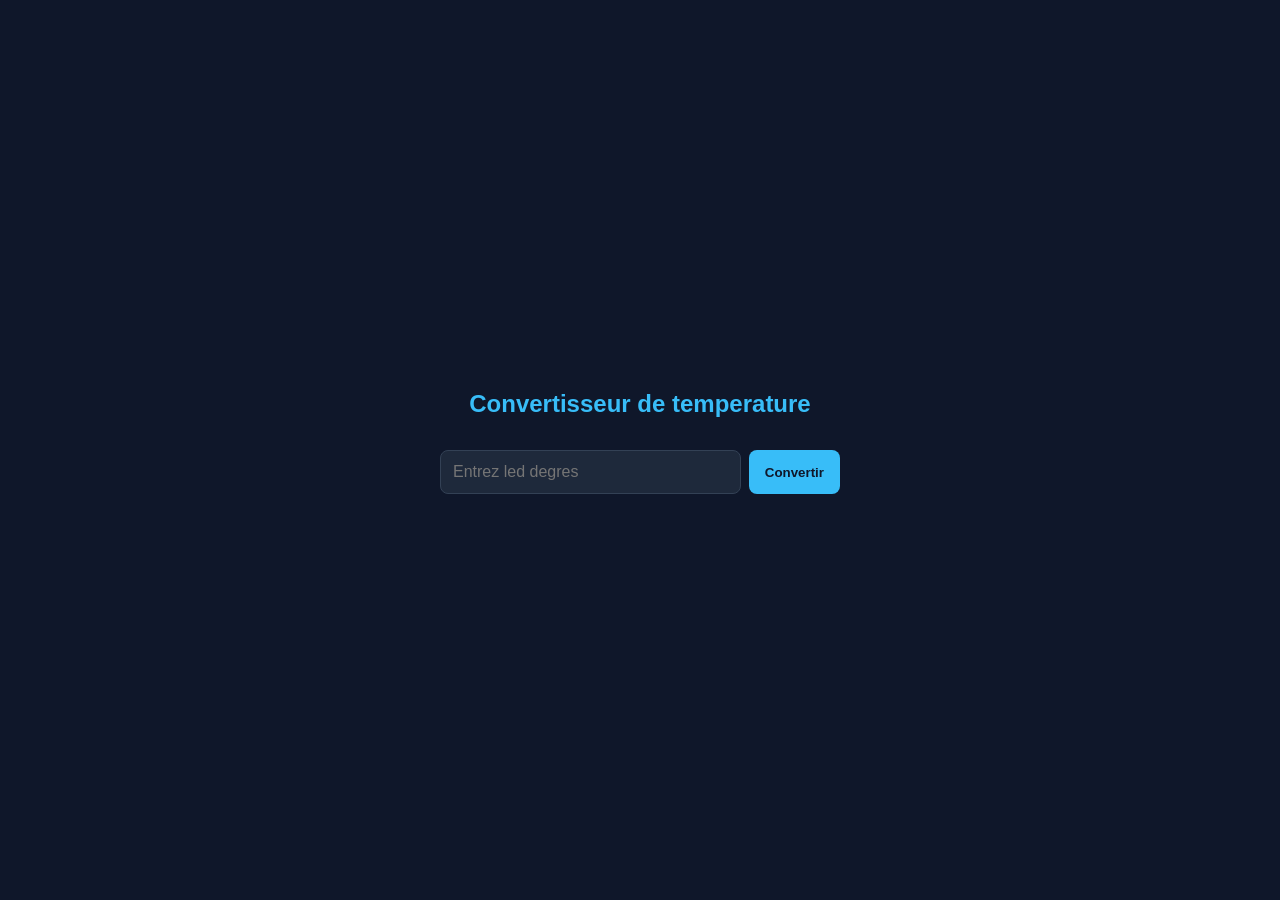
<file: calculatrice-temp/index.html>
<!DOCTYPE html>
<html lang="en">
<head>
    <meta charset="UTF-8">
    <meta name="viewport" content="width=device-width, initial-scale=1.0">
    <title>Convertisseur de température</title>
    <link rel="stylesheet" href="style.css">
</head>
<body>

    <div class="app">
        <h1>Convertisseur de temperature</h1>

        <div class="input-group">
            <input type="number" id="celsius-input" placeholder="Entrez led degres">
            <button id="convert-btn">Convertir</button>
        </div>

        <div id="result" class="result hidden">
            <p id="result"></p>
        </div>
    </div>
    
    <script src="script.js"></script>
</body>
</html>
</file>
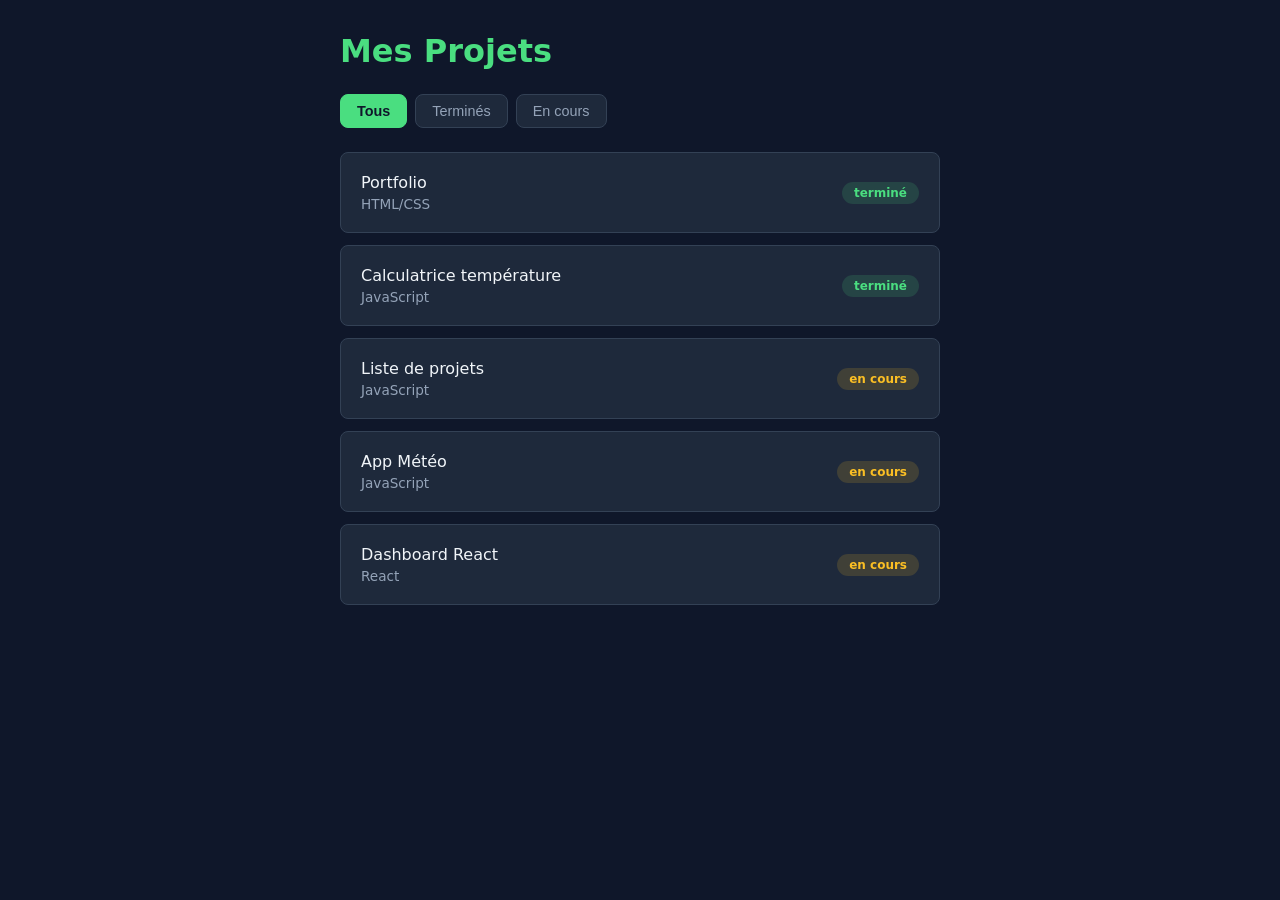
<file: liste-projet/index.html>
<!DOCTYPE html>
<html lang="fr">
<head>
  <meta charset="UTF-8">
  <meta name="viewport" content="width=device-width, initial-scale=1.0">
  <title>Mes Projets</title>
  <link rel="stylesheet" href="style.css">
</head>
<body>

  <div class="app">
    <h1>Mes Projets</h1>

    <div class="filters">
      <button class="filter-btn active" data-filter="tous">Tous</button>
      <button class="filter-btn" data-filter="terminé">Terminés</button>
      <button class="filter-btn" data-filter="en cours">En cours</button>
    </div>

    <div id="projects-list" class="projects-list"></div>
  </div>

  <script src="script.js"></script>
</body>
</html>
</file>
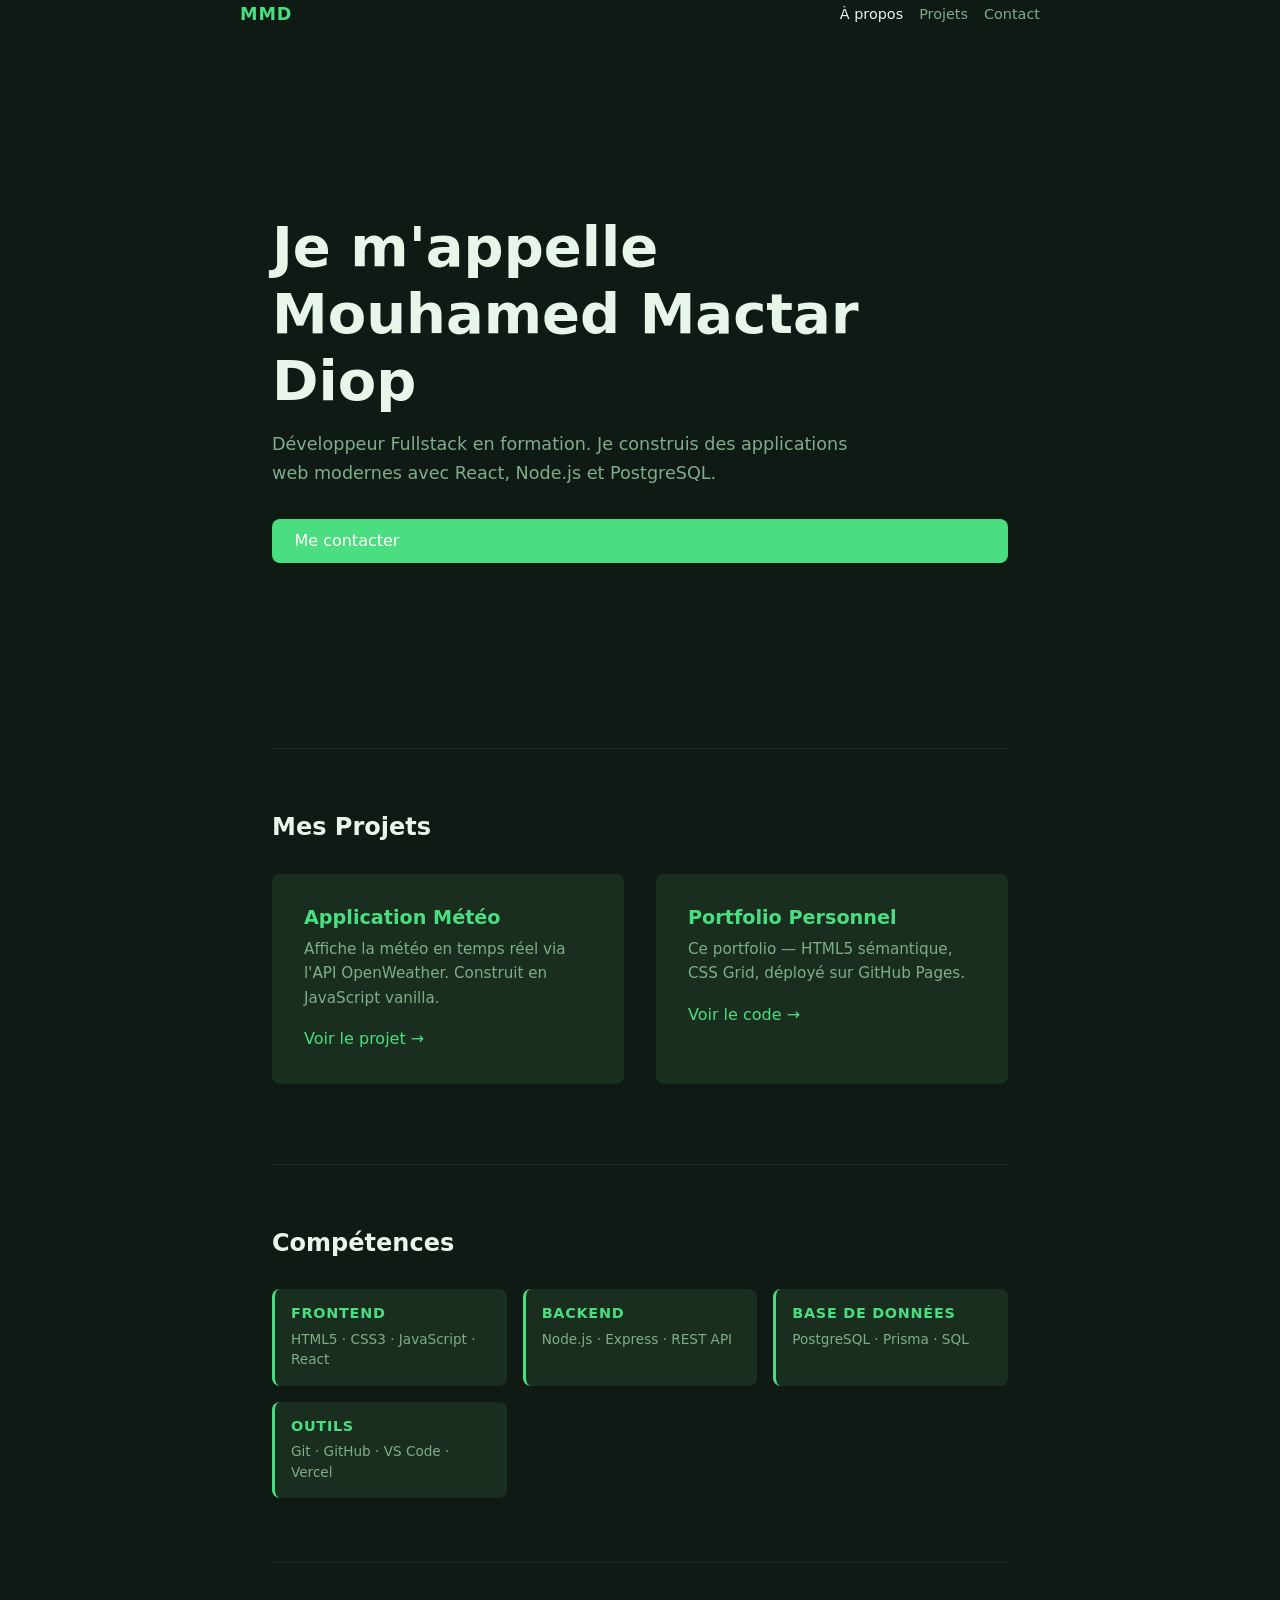
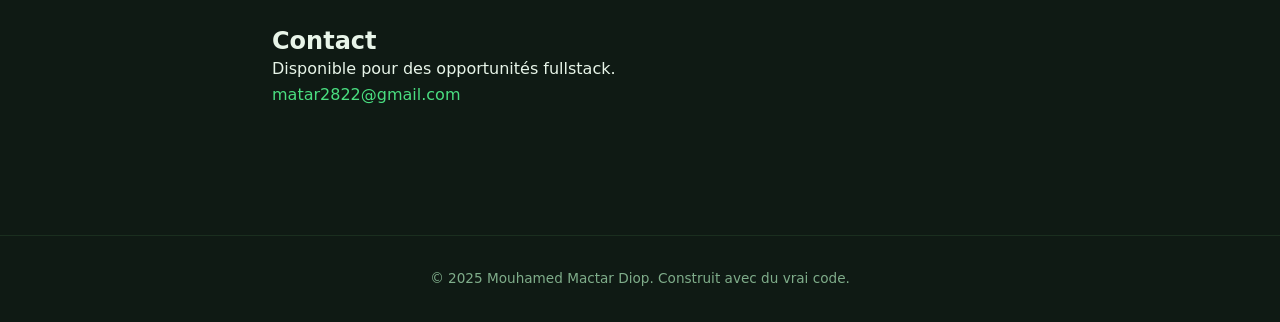
<file: porfolio/index.html>
<!doctype html>
<html lang="fr">
  <head>
    <!--
    Le <head> n'est jamais visible dans le navigateur.
    Il donne des instructions au navigateur et à Google.
  -->
    <meta charset="UTF-8" />
    <!--
    viewport = indispensable pour le mobile.
    Sans ça, ton site sera zoomé dézoomé n'importe comment sur téléphone.
  -->
    <meta name="viewport" content="width=device-width, initial-scale=1.0" />
    <title>Mouhamed Mactar Diop — Développeur Fullstack</title>
    <meta
      name="description"
      content="Portfolio de développeur fullstack basé à Dakar."
    />
    <link rel="stylesheet" href="style.css" />
  </head>

  <body>
    <!-- ========== EN-TÊTE ========== -->
    <!-- Dans index.html — modifie le header -->
    <header>
      <div class="header-inner">
        <span class="logo">MMD</span>
        <nav>
          <ul>
            <li><a href="#about">À propos</a></li>
            <li><a href="#projects">Projets</a></li>
            <li><a href="#contact">Contact</a></li>
          </ul>
        </nav>
      </div>
    </header>

    <!-- ========== CONTENU PRINCIPAL ========== -->
    <!--
    Une seule balise <main> par page.
    C'est elle que Google et les lecteurs d'écran priorisent.
  -->
    <main>
      <!-- Section Hero : première chose visible -->
      <section id="about">
        <!--
        h1 = UN SEUL par page. Le sujet principal de la page.
        Ne jamais l'utiliser pour "faire grand" visuellement — c'est le rôle du CSS.
      -->
        <h1>Je m'appelle Mouhamed Mactar Diop</h1>
        <p>
          Développeur Fullstack en formation. Je construis des applications web
          modernes avec React, Node.js et PostgreSQL.
        </p>
        <a href="#contact" class="btn">Me contacter</a>
      </section>

      <!-- Section Projets -->

      <section id="projects">
        <h2>Mes Projets</h2>
        <div class="projects-grid">
          <article>
            <h3>Application Météo</h3>
            <p>
              Affiche la météo en temps réel via l'API OpenWeather. Construit en
              JavaScript vanilla.
            </p>
            <!--
          rel="noopener" = sécurité obligatoire sur tous les liens external.
          Sans ça, la page cible peut accéder à ta page via window.opener.
        -->
            <a href="#" target="_blank" rel="noopener noreferrer"
              >Voir le projet →</a
            >
          </article>
          <article>
            <h3>Portfolio Personnel</h3>
            <p>
              Ce portfolio — HTML5 sémantique, CSS Grid, déployé sur GitHub
              Pages.
            </p>
            <a href="#" target="_blank" rel="noopener noreferrer"
              >Voir le code →</a
            >
          </article>
        </div>
      </section>

      <!-- Dans index.html — ajoute après #projects, avant #contact -->
      <section id="skills">
        <h2>Compétences</h2>
        <div class="skills-grid">
          <div class="skill-card">
            <h3>Frontend</h3>
            <p>HTML5 · CSS3 · JavaScript · React</p>
          </div>
          <div class="skill-card">
            <h3>Backend</h3>
            <p>Node.js · Express · REST API</p>
          </div>
          <div class="skill-card">
            <h3>Base de données</h3>
            <p>PostgreSQL · Prisma · SQL</p>
          </div>
          <div class="skill-card">
            <h3>Outils</h3>
            <p>Git · GitHub · VS Code · Vercel</p>
          </div>
        </div>
      </section>

      <!-- Section Contact -->
      <section id="contact">
        <h2>Contact</h2>
        <p>Disponible pour des opportunités fullstack.</p>
        <!--
        mailto: ouvre le client mail de l'utilisateur.
        Simple et efficace pour un portfolio.
      -->
        <a href="mailto:matar2822@gmail.com">matar2822@gmail.com</a>
      </section>
    </main>

    <!-- ========== PIED DE PAGE ========== -->
    <footer>
      <!--
      &copy; = entité HTML pour le symbole ©
      Bonne habitude : toujours utiliser les entités HTML pour les caractères spéciaux.
    -->
      <p>&copy; 2025 Mouhamed Mactar Diop. Construit avec du vrai code.</p>
    </footer>
  </body>
  <script src="script.js"></script>
</html>
</file>
<file: calculatrice-temp/style.css>
*{
    margin: 0;
    padding: 0;
    box-sizing: border-box;;
}

:root{
    --color-bg: #0f172a;
    --color-surface: #1e293b;
    --color-primary: #38bdf8;
    --color-text: #f1f5f9;
    --color-muted: #94a3b8;
    --border-radius: 8px;
}

body{
    font-family: 'Segoe UI', sysytem-ui, sans-serif;
    background-color: var(--color-bg);
    color: var(--color-text);
    min-height: 100vh;
    display: flex;
    justify-content: center;
    align-items: center;
    padding: 1rem;
}

.app{
    width: 100%;
    max-width: 400px;
}

h1{
    font-size: 1.5rem;
    color: var(--color-primary);
    margin-bottom: 2rem;
    text-align: center;
}

.input-group {
  display: flex;
  gap: 0.5rem;
  margin-bottom: 1rem;
}

input {
  flex: 1;
  padding: 0.75rem;
  background-color: var(--color-surface);
  border: 1px solid #334155;
  border-radius: var(--border-radius);
  color: var(--color-text);
  font-size: 1rem;
  outline: none;
}

input:focus {
  border-color: var(--color-primary);
}

button {
  padding: 0.75rem 1rem;
  background-color: var(--color-primary);
  color: #0f172a;
  border: none;
  border-radius: var(--border-radius);
  font-weight: 600;
  cursor: pointer;
}

.result {
  background-color: var(--color-surface);
  padding: 1rem;
  border-radius: var(--border-radius);
  text-align: center;
  font-size: 1.2rem;
}

.hidden {
  display: none;
}
</file>
<file: liste-projet/style.css>
* {
  margin: 0;
  padding: 0;
  box-sizing: border-box;
}

:root {
  --color-bg: #0f172a;
  --color-surface: #1e293b;
  --color-primary: #4ade80;
  --color-text: #f1f5f9;
  --color-muted: #94a3b8;
  --color-border: #334155;
  --border-radius: 8px;
  --transition: 0.2s ease;
}

body {
  font-family: 'Segoe UI', system-ui, sans-serif;
  background-color: var(--color-bg);
  color: var(--color-text);
  min-height: 100vh;
  padding: 2rem 1rem;
}

.app {
  max-width: 600px;
  margin: 0 auto;
}

h1 {
  font-size: 2rem;
  color: var(--color-primary);
  margin-bottom: 1.5rem;
}

.filters {
  display: flex;
  gap: 0.5rem;
  margin-bottom: 1.5rem;
}

.filter-btn {
  padding: 0.5rem 1rem;
  background-color: var(--color-surface);
  color: var(--color-muted);
  border: 1px solid var(--color-border);
  border-radius: var(--border-radius);
  cursor: pointer;
  transition: all var(--transition);
  font-size: 0.9rem;
}

.filter-btn.active {
  background-color: var(--color-primary);
  color: #0f172a;
  border-color: var(--color-primary);
  font-weight: 600;
}

.project-card {
  background-color: var(--color-surface);
  border: 1px solid var(--color-border);
  border-radius: var(--border-radius);
  padding: 1.25rem;
  margin-bottom: 0.75rem;
  display: flex;
  justify-content: space-between;
  align-items: center;
}

.project-name {
  font-size: 1rem;
  font-weight: 500;
  margin-bottom: 0.25rem;
}

.project-techno {
  font-size: 0.85rem;
  color: var(--color-muted);
}

.badge {
  padding: 0.25rem 0.75rem;
  border-radius: 999px;
  font-size: 0.75rem;
  font-weight: 600;
}

.badge-terminé {
  background-color: rgba(74, 222, 128, 0.15);
  color: #4ade80;
}

.badge-en-cours {
  background-color: rgba(251, 191, 36, 0.15);
  color: #fbbf24;
}

.empty-message {
  text-align: center;
  color: var(--color-muted);
  padding: 2rem;
}
</file>
<file: porfolio/style.css>
/* ================================
   1. RESET & BASE
   ================================ */

/*
  Le navigateur ajoute ses propres styles par défaut (margin, padding...).
  On les supprime pour partir d'une base propre et contrôlée.
*/
* {
  margin: 0;
  padding: 0;
  /* box-sizing: border-box = la largeur inclut padding + border.
     Sans ça, ajouter du padding AGRANDIT l'élément. Contre-intuitif. */
  box-sizing: border-box;
}

/* ================================
   2. VARIABLES CSS (Custom Properties)
   ================================ */

/*
  On définit les couleurs et tailles UNE FOIS ici.
  On les réutilise partout avec var(--nom).
  Changer la couleur principale = modifier 1 seule ligne.
*/
:root {
  --color-primary: #4ade80; /* Vert émeraude — ton identité visuelle */
  --color-dark: #0f1a14; /* Fond très sombre, vert nuit */
  --color-text: #e8f5e9; /* Texte principal — très clair sur fond sombre */
  --color-muted: #7fad8a; /* Texte secondaire — visible mais atténué */
  --color-card: #1a2e1f; /* Cartes légèrement plus claires que le fond */

  /* Le reste ne change pas */
  --font-main: "Segoe UI", system-ui, sans-serif;
  --spacing-sm: 1rem;
  --spacing-md: 2rem;
  --spacing-lg: 4rem;
  --spacing-xl: 8rem;
  --border-radius: 8px;
  --transition: 0.2s ease;
}

/* ================================
   3. BASE TYPOGRAPHIE
   ================================ */

body {
  font-family: var(--font-main);
  background-color: var(--color-dark);
  color: var(--color-text);
  /* line-height: 1.6 = espacement entre lignes lisible.
     Valeur sans unité = relative à la font-size de l'élément. */
  line-height: 1.6;
}

h1,
h2,
h3 {
  line-height: 1.2;
}

a {
  color: var(--color-primary);
  text-decoration: none;
}

a:hover {
  text-decoration: underline;
}

/* ================================
   4. LAYOUT — HEADER
   ================================ */

/* Dans style.css */
.header-inner {
  display: flex;
  justify-content: space-between;
  align-items: center;
  max-width: 800px;
  margin: 0 auto;
}

.logo {
  font-weight: 700;
  font-size: 1.1rem;
  color: var(--color-primary);
  letter-spacing: 0.05em;
}

nav a.active {
  color: var(--color-text);
  font-weight: 500;
}

nav ul {
  /* Flexbox = la façon moderne d'aligner des éléments horizontalement */
  display: flex;
  gap: var(--spacing-sm);
  /* list-style: none = supprime les puces de la liste */
  list-style: none;
}

nav a {
  color: var(--color-muted);
  font-size: 0.9rem;
  transition: color var(--transition);
}

nav a:hover {
  color: var(--color-text);
  text-decoration: none;
}

/* ================================
   5. LAYOUT — SECTIONS
   ================================ */

main {
  /* max-width = le contenu ne s'étire pas sur 4K — meilleure lisibilité */
  max-width: 800px;
  /* margin: 0 auto = centre le bloc horizontalement */
  margin: 0 auto;
  padding: 0 var(--spacing-md);
}

section {
  padding: var(--spacing-lg) 0;
}

section + section {
  border-top: 1px solid var(--color-card);
}

/* ================================
   6. COMPOSANTS — HERO
   ================================ */
#about {
  display: flex;
  flex-direction: column;
  justify-content: center;
  min-height: 80vh; /* Le hero occupe presque tout l'écran */
}

#about h1 {
  font-size: clamp(2rem, 5vw, 3.5rem);
  /* clamp(min, préféré, max) = taille fluide selon la largeur de l'écran */
  margin-bottom: var(--spacing-sm);
}

#about p {
  color: var(--color-muted);
  font-size: 1.1rem;
  max-width: 600px;
  margin-bottom: var(--spacing-md);
}

/* ================================
   7. COMPOSANTS — PROJETS
   ================================ */

/* Dans style.css — remplace le style article actuel */
#projects .projects-grid {
  display: grid;
  grid-template-columns: repeat(auto-fill, minmax(280px, 1fr));
  gap: var(--spacing-md);
  margin-top: var(--spacing-md);
}

/* État initial — invisible et décalé vers le bas */
article,
.skill-card {
  opacity: 0;
  transform: translateY(20px);
  transition:
    opacity 0.5s ease,
    transform 0.5s ease;
}

/* État final — visible et en place */
article.visible,
.skill-card.visible {
  opacity: 1;
  transform: translateY(0);
}

article {
  background-color: var(--color-card);
  padding: var(--spacing-md);
  border-radius: var(--border-radius);
  margin-bottom: var(--spacing-sm);
  /* transition sur transform pour l'effet hover */
  transition: transform var(--transition);
}

article:hover {
  /* translateY(-4px) = monte légèrement la carte au survol */
  transform: translateY(-4px);
}

article h3 {
  font-size: 1.2rem;
  margin-bottom: 0.5rem;
  color: var(--color-primary);
}

article p {
  color: var(--color-muted);
  font-size: 0.95rem;
  margin-bottom: var(--spacing-sm);
}

.skills-grid {
  display: grid;
  grid-template-columns: repeat(auto-fill, minmax(180px, 1fr));
  gap: var(--spacing-sm);
  margin-top: var(--spacing-md);
}

.skill-card {
  background-color: var(--color-card);
  padding: var(--spacing-sm);
  border-radius: var(--border-radius);
  border-left: 3px solid var(--color-primary);
}

.skill-card h3 {
  font-size: 0.9rem;
  color: var(--color-primary);
  margin-bottom: 0.4rem;
  text-transform: uppercase;
  letter-spacing: 0.05em;
}

.skill-card p {
  font-size: 0.85rem;
  color: var(--color-muted);
  line-height: 1.5;
}

/* ================================
   8. COMPOSANTS — BOUTONS / LIENS CTA
   ================================ */

.btn {
  display: inline-block;
  padding: 0.6rem 1.4rem;
  background-color: var(--color-primary);
  color: white;
  border-radius: var(--border-radius);
  font-weight: 500;
  transition: opacity var(--transition);
}

.btn:hover {
  opacity: 0.85;
  text-decoration: none;
}

/* ================================
   9. FOOTER
   ================================ */

footer {
  text-align: center;
  padding: var(--spacing-md);
  color: var(--color-muted);
  font-size: 0.85rem;
  border-top: 1px solid var(--color-card);
  margin-top: var(--spacing-lg);
}
</file>
